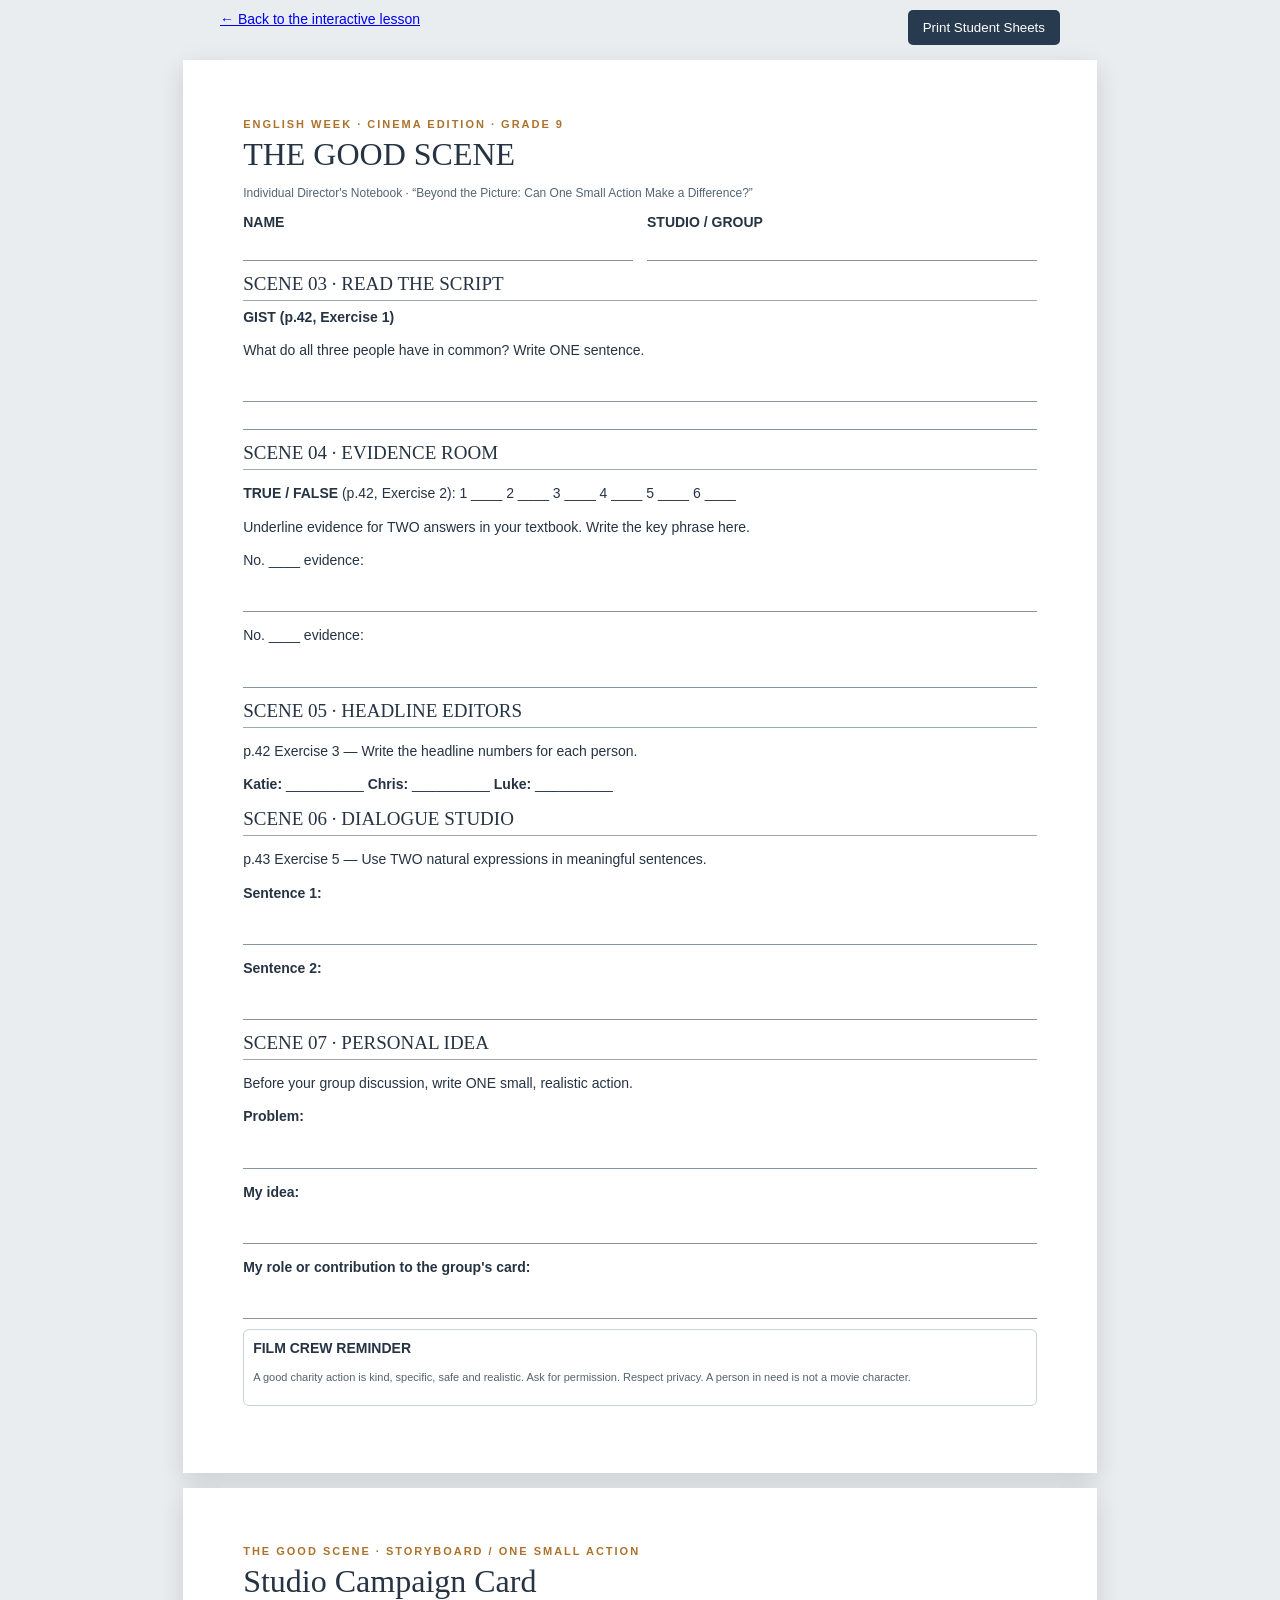
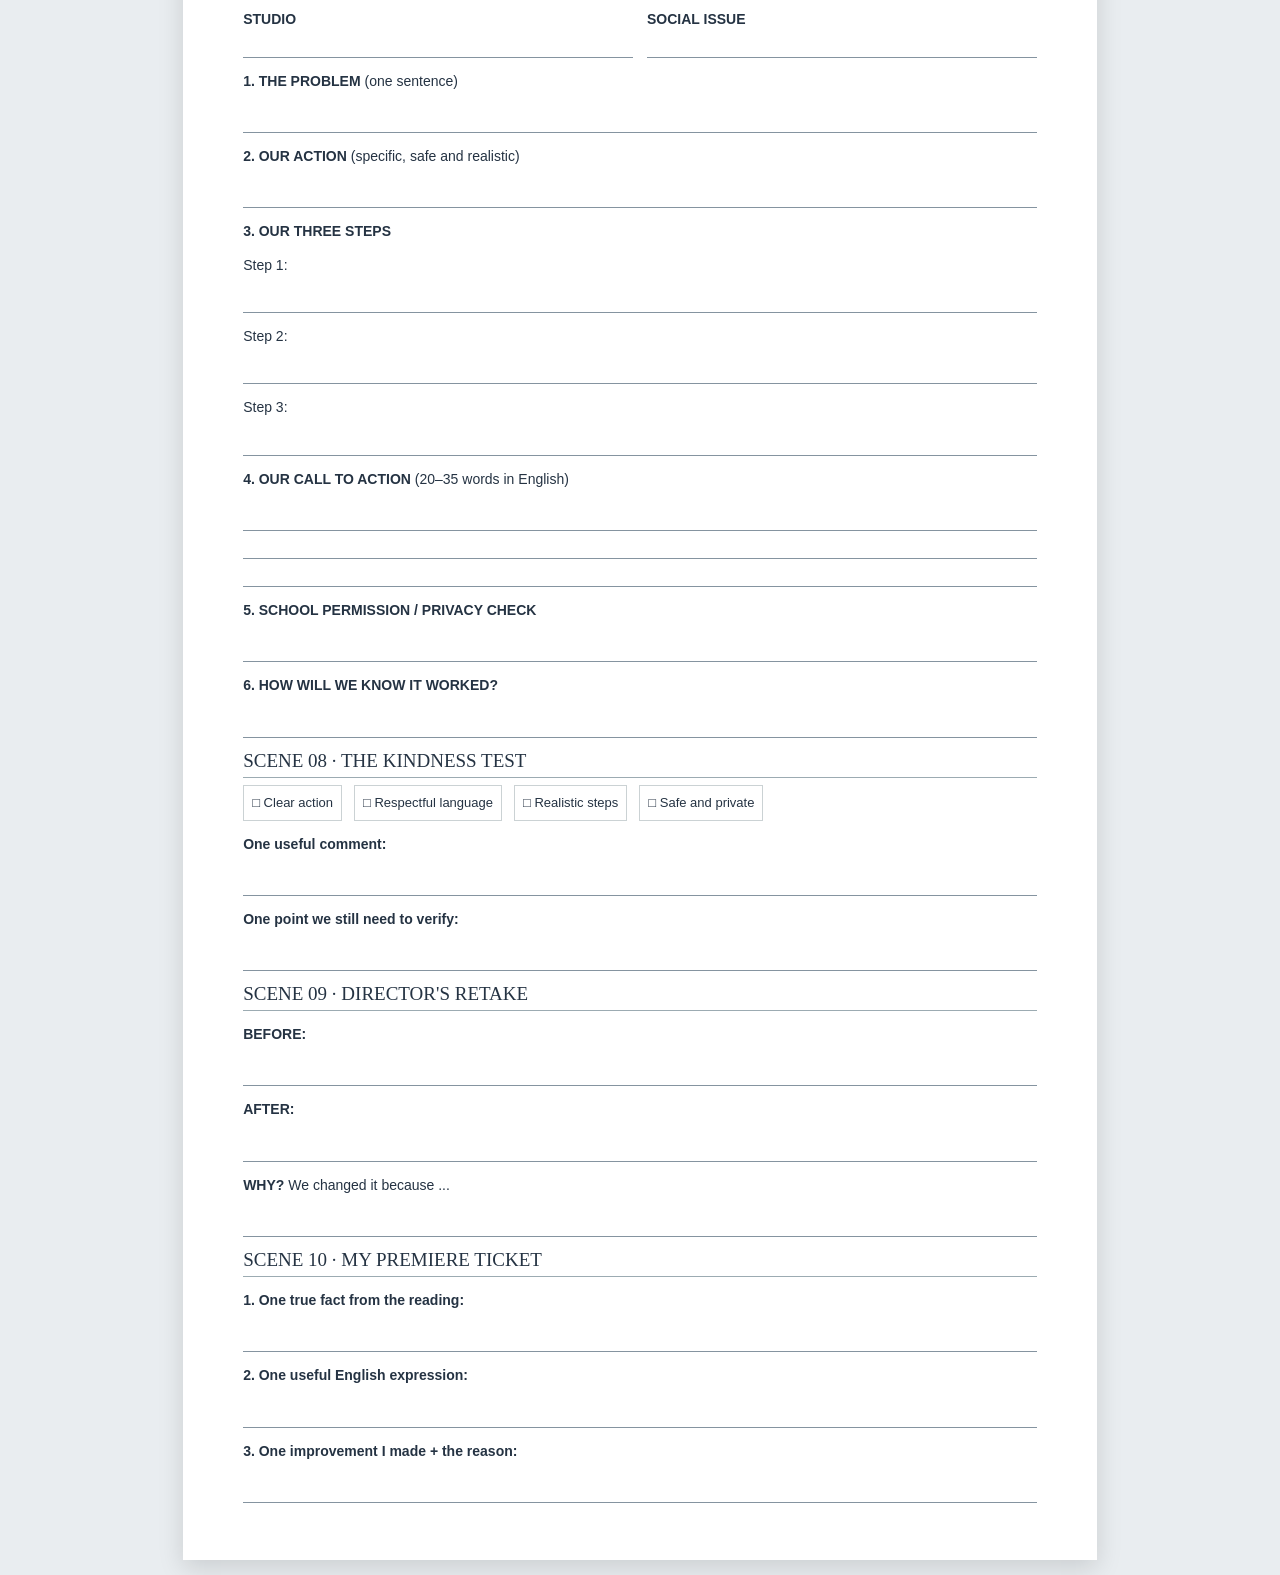
<file: student_worksheet.html>
<!doctype html><html lang="en"><head><meta charset="utf-8"><meta name="viewport" content="width=device-width,initial-scale=1"><title>Student Sheet · The Good Scene</title><style>body{font:14px/1.38 Arial,sans-serif;color:#253343;margin:0;background:#e9edf0}.toolbar{max-width:840px;margin:10px auto;display:flex;justify-content:space-between}.toolbar button{padding:10px 15px;border:0;border-radius:5px;background:#283b4e;color:white;cursor:pointer}.paper{width:210mm;min-height:297mm;margin:15px auto;background:white;box-shadow:0 8px 24px #0002;padding:15mm 16mm}h1{font:normal 32px Georgia,serif;margin:4px 0}h2{font:normal 19px Georgia,serif;margin:12px 0 7px;border-bottom:1px solid #9cabb2;padding-bottom:5px}.tag{font-size:11px;letter-spacing:2px;font-weight:bold;color:#ac722c}.desc{font-size:12px;color:#536574}.row{display:flex;gap:14px;margin:10px 0}.row>div{flex:1}.line{border-bottom:1px solid #8594a0;height:27px}.line.small{height:23px}.line.tall{height:48px}.box{border:1px solid #c8d2d6;padding:9px;margin:10px 0;border-radius:6px}.two{display:grid;grid-template-columns:1fr 1fr;gap:10px}.checks{display:flex;gap:12px;flex-wrap:wrap;font-size:13px}.checks span{border:1px solid #cbd2d4;padding:8px}.tiny{font-size:11px;color:#53636e}.star{color:#b17e40}.pagebreak{page-break-before:always}@page{size:A4;margin:0}@media print{body{background:white}.toolbar{display:none}.paper{margin:0;box-shadow:none;width:210mm;height:297mm;page-break-after:always}.paper:last-child{page-break-after:auto}}</style></head><body>
<div class="toolbar"><a href="index.html">← Back to the interactive lesson</a><button onclick="print()">Print Student Sheets</button></div>
<article class="paper"><div class="tag">ENGLISH WEEK · CINEMA EDITION · GRADE 9</div><h1>THE GOOD SCENE</h1><p class="desc">Individual Director's Notebook · “Beyond the Picture: Can One Small Action Make a Difference?”</p><div class="row"><div><strong>NAME</strong><div class="line"></div></div><div><strong>STUDIO / GROUP</strong><div class="line"></div></div></div>
<h2>SCENE 03 · READ THE SCRIPT</h2><strong>GIST (p.42, Exercise 1)</strong><p>What do all three people have in common? Write ONE sentence.</p><div class="line"></div><div class="line"></div>
<h2>SCENE 04 · EVIDENCE ROOM</h2><p><strong>TRUE / FALSE</strong> (p.42, Exercise 2): 1 ____ 2 ____ 3 ____ 4 ____ 5 ____ 6 ____</p><p>Underline evidence for TWO answers in your textbook. Write the key phrase here.</p><p>No. ____ evidence:</p><div class="line"></div><p>No. ____ evidence:</p><div class="line"></div>
<h2>SCENE 05 · HEADLINE EDITORS</h2><p>p.42 Exercise 3 — Write the headline numbers for each person.</p><p><strong>Katie:</strong> __________ <strong>Chris:</strong> __________ <strong>Luke:</strong> __________</p>
<h2>SCENE 06 · DIALOGUE STUDIO</h2><p>p.43 Exercise 5 — Use TWO natural expressions in meaningful sentences.</p><p><strong>Sentence 1:</strong></p><div class="line"></div><p><strong>Sentence 2:</strong></p><div class="line"></div>
<h2>SCENE 07 · PERSONAL IDEA</h2><p>Before your group discussion, write ONE small, realistic action.</p><p><strong>Problem:</strong></p><div class="line"></div><p><strong>My idea:</strong></p><div class="line"></div><p><strong>My role or contribution to the group's card:</strong></p><div class="line"></div>
<div class="box"><strong>FILM CREW REMINDER</strong><p class="tiny">A good charity action is kind, specific, safe and realistic. Ask for permission. Respect privacy. A person in need is not a movie character.</p></div></article>
<article class="paper"><div class="tag">THE GOOD SCENE · STORYBOARD / ONE SMALL ACTION</div><h1>Studio Campaign Card</h1><div class="row"><div><strong>STUDIO</strong><div class="line"></div></div><div><strong>SOCIAL ISSUE</strong><div class="line"></div></div></div><p><strong>1. THE PROBLEM</strong> (one sentence)</p><div class="line"></div><p><strong>2. OUR ACTION</strong> (specific, safe and realistic)</p><div class="line"></div><p><strong>3. OUR THREE STEPS</strong></p><p>Step 1:</p><div class="line small"></div><p>Step 2:</p><div class="line small"></div><p>Step 3:</p><div class="line small"></div><p><strong>4. OUR CALL TO ACTION</strong> (20–35 words in English)</p><div class="line"></div><div class="line"></div><div class="line"></div><p><strong>5. SCHOOL PERMISSION / PRIVACY CHECK</strong></p><div class="line"></div><p><strong>6. HOW WILL WE KNOW IT WORKED?</strong></p><div class="line"></div>
<h2>SCENE 08 · THE KINDNESS TEST</h2><div class="checks"><span>□ Clear action</span><span>□ Respectful language</span><span>□ Realistic steps</span><span>□ Safe and private</span></div><p><strong>One useful comment:</strong></p><div class="line"></div><p><strong>One point we still need to verify:</strong></p><div class="line"></div>
<h2>SCENE 09 · DIRECTOR'S RETAKE</h2><p><strong>BEFORE:</strong></p><div class="line"></div><p><strong>AFTER:</strong></p><div class="line"></div><p><strong>WHY?</strong> We changed it because ...</p><div class="line"></div>
<h2>SCENE 10 · MY PREMIERE TICKET</h2><p><strong>1. One true fact from the reading:</strong></p><div class="line"></div><p><strong>2. One useful English expression:</strong></p><div class="line"></div><p><strong>3. One improvement I made + the reason:</strong></p><div class="line"></div>
</article></body></html>
</file>
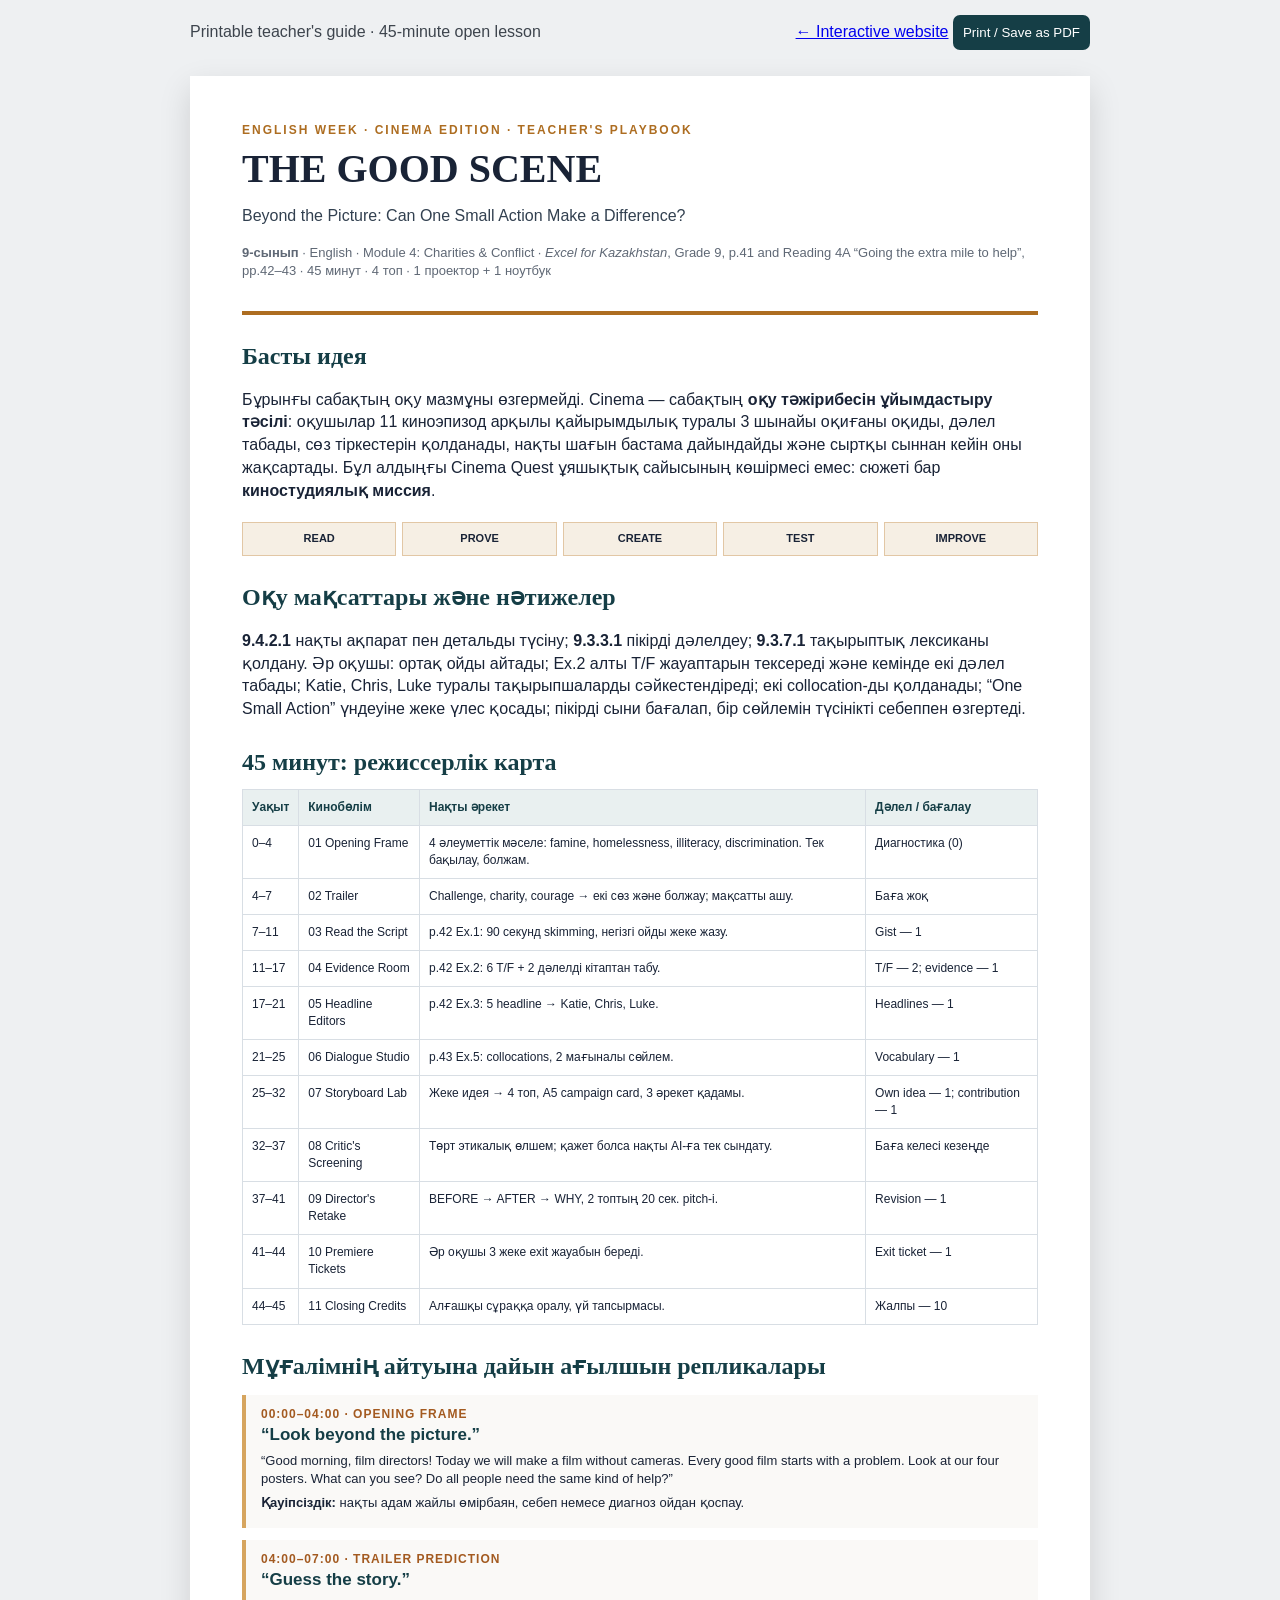
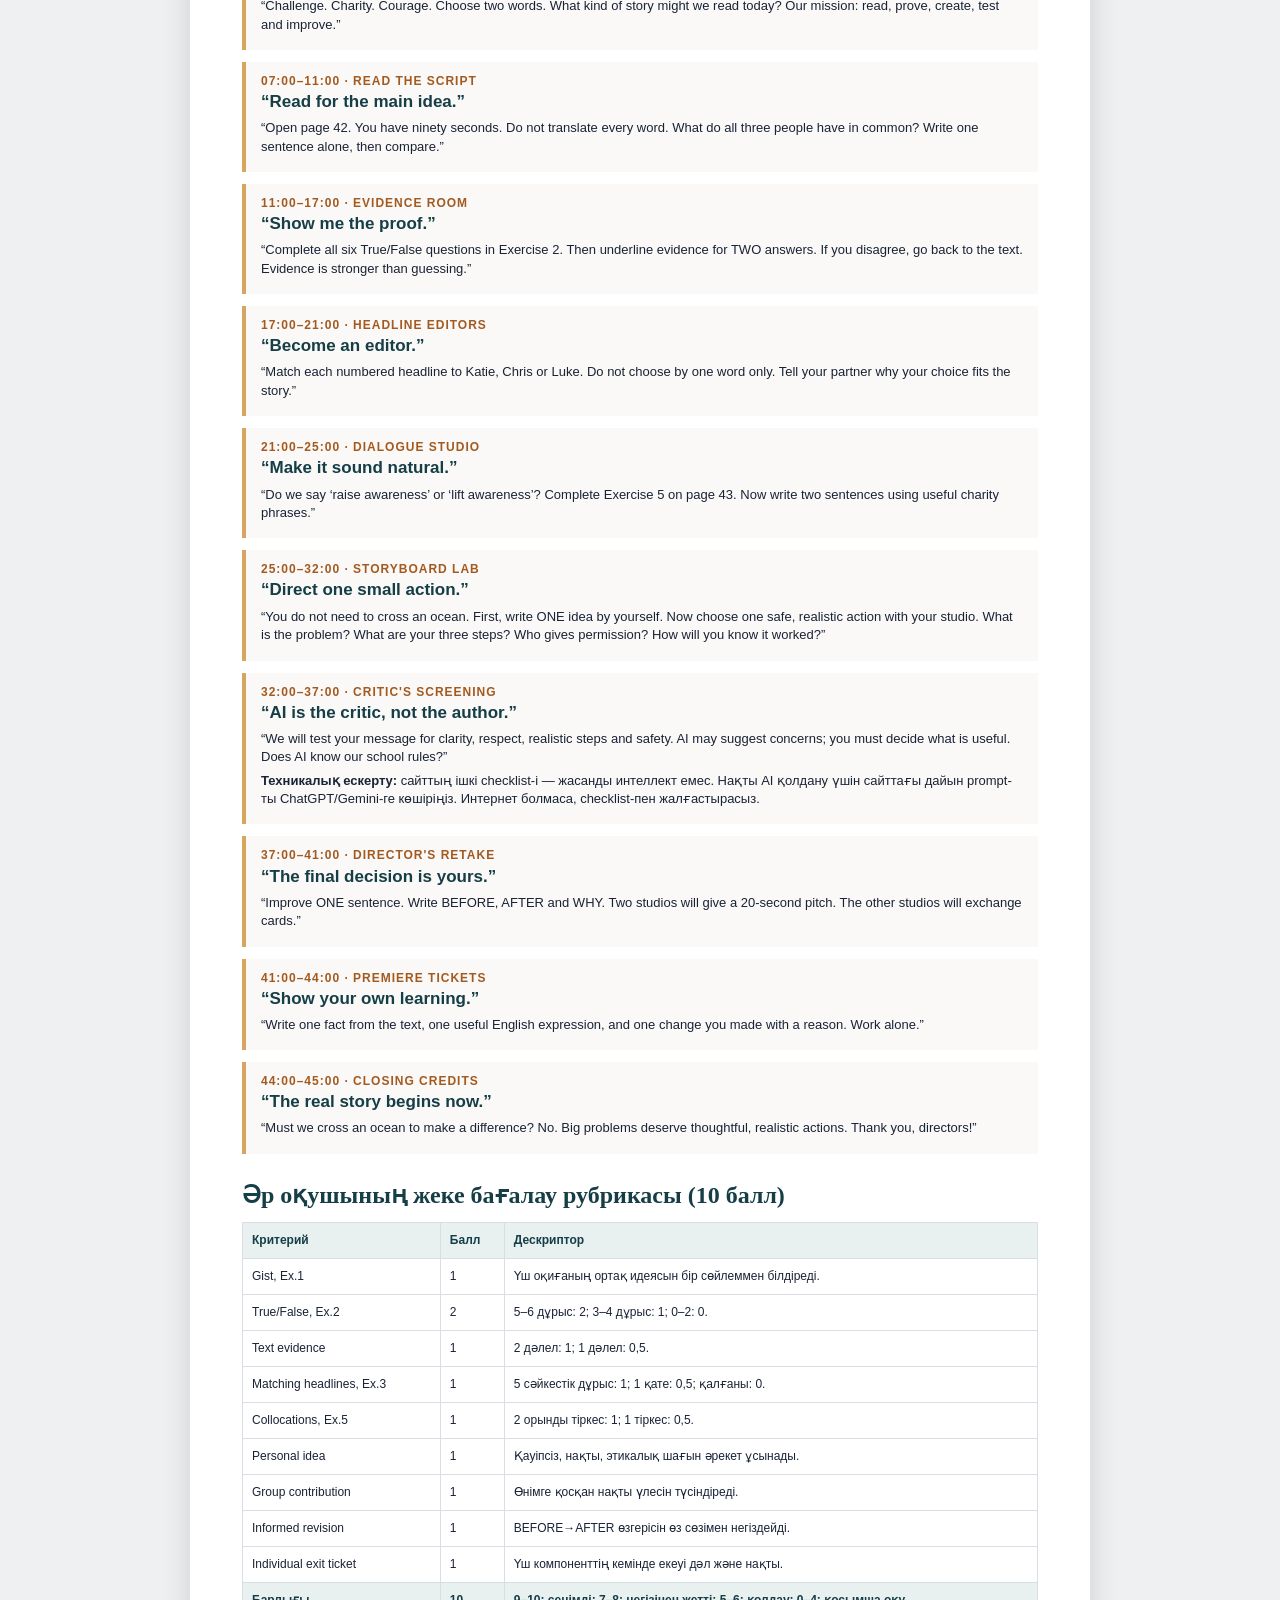
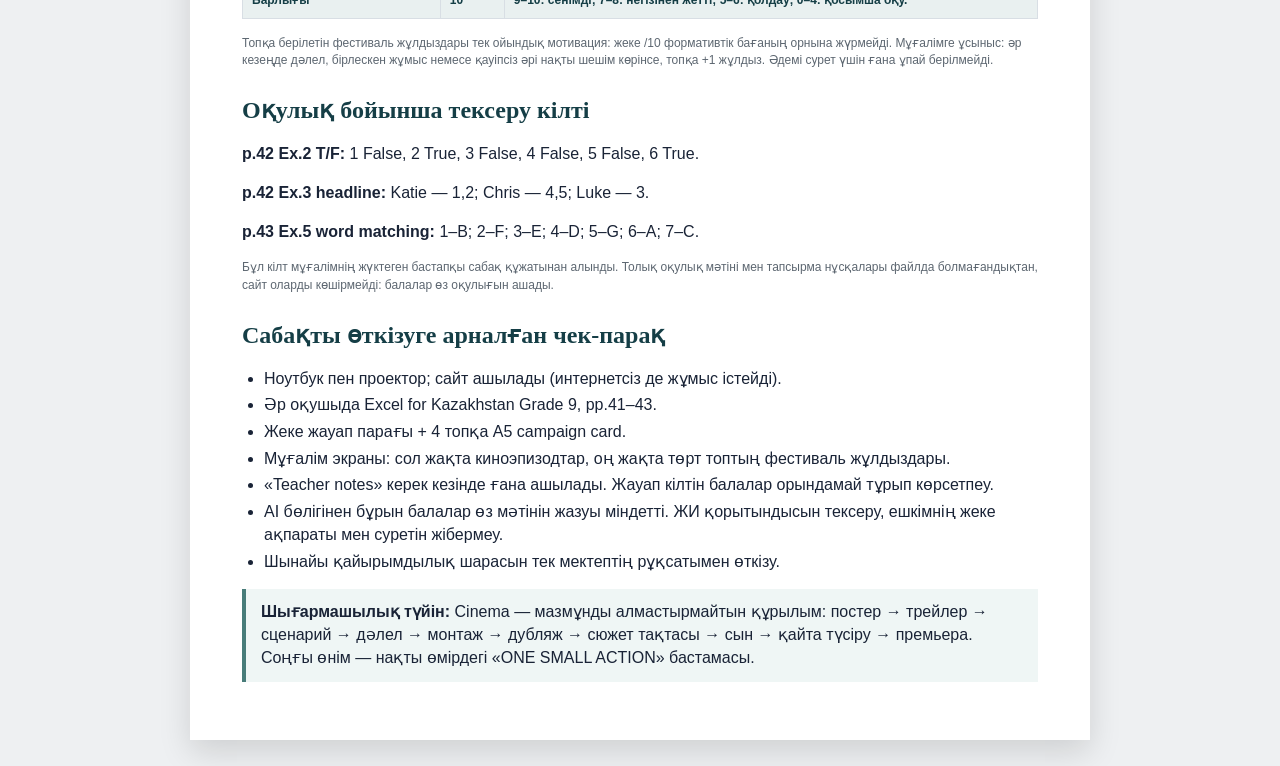
<file: teacher_guide.html>
<!doctype html><html lang="kk"><head><meta charset="utf-8"><meta name="viewport" content="width=device-width,initial-scale=1"><title>Teacher's Playbook · The Good Scene</title><style>
:root{--ink:#192336;--blue:#153e46;--gold:#ad6d21;--line:#d8dee4}*{box-sizing:border-box}body{font-family:"Segoe UI",Arial,sans-serif;color:var(--ink);background:#eef0f2;margin:0;line-height:1.42}.page{max-width:900px;margin:26px auto;background:white;box-shadow:0 12px 30px #0002;padding:46px 52px}.top{border-bottom:4px solid var(--gold);padding-bottom:17px}.kicker{font-weight:800;color:var(--gold);letter-spacing:2px;font-size:12px}h1{font-family:Georgia,serif;font-size:40px;line-height:1;margin:10px 0}h2{font-family:Georgia,serif;margin:24px 0 10px;color:var(--blue)}h3{margin:0;color:var(--blue);font-size:17px}.meta{color:#5f6875;font-size:13px}.lead{font-size:16px;color:#324050}.flow{display:flex;justify-content:space-between;gap:6px;margin-top:20px}.flow span{background:#f6efe4;border:1px solid #e2c7a5;padding:8px 5px;font-size:11px;text-align:center;flex:1;font-weight:800}table{width:100%;border-collapse:collapse;margin:10px 0 16px;font-size:12px}th,td{border:1px solid var(--line);padding:9px;vertical-align:top}th{background:#e9f0f0;text-align:left;color:var(--blue)}.scene{border-left:4px solid #d6a55f;padding:11px 15px;margin:12px 0;background:#faf9f7;break-inside:avoid}.scene p{margin:5px 0;font-size:13px}.time{color:#a35a20;font-weight:800;font-size:12px;letter-spacing:1px}.small{font-size:12px;color:#5d6771}.alert{background:#eff6f5;border-left:4px solid #487c79;padding:12px 15px;margin:12px 0}.button{display:inline-block;text-decoration:none;background:var(--blue);color:white;padding:10px 14px;border-radius:6px;margin:10px 8px 0 0}.printbar{display:flex;align-items:center;justify-content:space-between;max-width:900px;margin:15px auto;color:#3d444d}.printbar button{background:#153e46;color:white;padding:10px;border:0;cursor:pointer;border-radius:7px}ul{padding-left:22px}li{margin:4px 0}@media print{body{background:white}.page{box-shadow:none;margin:0;max-width:none;padding:15mm 16mm}.printbar{display:none}.scene{page-break-inside:avoid}h2{page-break-after:avoid}}@page{size:A4;margin:8mm}</style></head><body>
<div class="printbar"><span>Printable teacher's guide · 45-minute open lesson</span><div><a href="index.html">← Interactive website</a> <button onclick="print()">Print / Save as PDF</button></div></div>
<article class="page"><header class="top"><div class="kicker">ENGLISH WEEK · CINEMA EDITION · TEACHER'S PLAYBOOK</div><h1>THE GOOD SCENE</h1><p class="lead">Beyond the Picture: Can One Small Action Make a Difference?</p><p class="meta"><strong>9-сынып</strong> · English · Module 4: Charities & Conflict · <em>Excel for Kazakhstan</em>, Grade 9, p.41 and Reading 4A “Going the extra mile to help”, pp.42–43 · 45 минут · 4 топ · 1 проектор + 1 ноутбук</p></header>
<h2>Басты идея</h2><p>Бұрынғы сабақтың оқу мазмұны өзгермейді. Cinema — сабақтың <strong>оқу тәжірибесін ұйымдастыру тәсілі</strong>: оқушылар 11 киноэпизод арқылы қайырымдылық туралы 3 шынайы оқиғаны оқиды, дәлел табады, сөз тіркестерін қолданады, нақты шағын бастама дайындайды және сыртқы сыннан кейін оны жақсартады. Бұл алдыңғы Cinema Quest ұяшықтық сайысының көшірмесі емес: сюжеті бар <strong>киностудиялық миссия</strong>.</p>
<div class="flow"><span>READ</span><span>PROVE</span><span>CREATE</span><span>TEST</span><span>IMPROVE</span></div>
<h2>Оқу мақсаттары және нәтижелер</h2><p><strong>9.4.2.1</strong> нақты ақпарат пен детальды түсіну; <strong>9.3.3.1</strong> пікірді дәлелдеу; <strong>9.3.7.1</strong> тақырыптық лексиканы қолдану. Әр оқушы: ортақ ойды айтады; Ex.2 алты T/F жауаптарын тексереді және кемінде екі дәлел табады; Katie, Chris, Luke туралы тақырыпшаларды сәйкестендіреді; екі collocation-ды қолданады; “One Small Action” үндеуіне жеке үлес қосады; пікірді сыни бағалап, бір сөйлемін түсінікті себеппен өзгертеді.</p>
<h2>45 минут: режиссерлік карта</h2>
<table><thead><tr><th>Уақыт</th><th>Кинобөлім</th><th>Нақты әрекет</th><th>Дәлел / бағалау</th></tr></thead><tbody>
<tr><td>0–4</td><td>01 Opening Frame</td><td>4 әлеуметтік мәселе: famine, homelessness, illiteracy, discrimination. Тек бақылау, болжам.</td><td>Диагностика (0)</td></tr>
<tr><td>4–7</td><td>02 Trailer</td><td>Challenge, charity, courage → екі сөз және болжау; мақсатты ашу.</td><td>Баға жоқ</td></tr>
<tr><td>7–11</td><td>03 Read the Script</td><td>p.42 Ex.1: 90 секунд skimming, негізгі ойды жеке жазу.</td><td>Gist — 1</td></tr>
<tr><td>11–17</td><td>04 Evidence Room</td><td>p.42 Ex.2: 6 T/F + 2 дәлелді кітаптан табу.</td><td>T/F — 2; evidence — 1</td></tr>
<tr><td>17–21</td><td>05 Headline Editors</td><td>p.42 Ex.3: 5 headline → Katie, Chris, Luke.</td><td>Headlines — 1</td></tr>
<tr><td>21–25</td><td>06 Dialogue Studio</td><td>p.43 Ex.5: collocations, 2 мағыналы сөйлем.</td><td>Vocabulary — 1</td></tr>
<tr><td>25–32</td><td>07 Storyboard Lab</td><td>Жеке идея → 4 топ, A5 campaign card, 3 әрекет қадамы.</td><td>Own idea — 1; contribution — 1</td></tr>
<tr><td>32–37</td><td>08 Critic's Screening</td><td>Төрт этикалық өлшем; қажет болса нақты AI-ға тек сындату.</td><td>Баға келесі кезеңде</td></tr>
<tr><td>37–41</td><td>09 Director's Retake</td><td>BEFORE → AFTER → WHY, 2 топтың 20 сек. pitch-і.</td><td>Revision — 1</td></tr>
<tr><td>41–44</td><td>10 Premiere Tickets</td><td>Әр оқушы 3 жеке exit жауабын береді.</td><td>Exit ticket — 1</td></tr>
<tr><td>44–45</td><td>11 Closing Credits</td><td>Алғашқы сұраққа оралу, үй тапсырмасы.</td><td>Жалпы — 10</td></tr>
</tbody></table>
<h2>Мұғалімнің айтуына дайын ағылшын репликалары</h2>
<div class="scene"><div class="time">00:00–04:00 · OPENING FRAME</div><h3>“Look beyond the picture.”</h3><p>“Good morning, film directors! Today we will make a film without cameras. Every good film starts with a problem. Look at our four posters. What can you see? Do all people need the same kind of help?”</p><p><strong>Қауіпсіздік:</strong> нақты адам жайлы өмірбаян, себеп немесе диагноз ойдан қоспау.</p></div>
<div class="scene"><div class="time">04:00–07:00 · TRAILER PREDICTION</div><h3>“Guess the story.”</h3><p>“Challenge. Charity. Courage. Choose two words. What kind of story might we read today? Our mission: read, prove, create, test and improve.”</p></div>
<div class="scene"><div class="time">07:00–11:00 · READ THE SCRIPT</div><h3>“Read for the main idea.”</h3><p>“Open page 42. You have ninety seconds. Do not translate every word. What do all three people have in common? Write one sentence alone, then compare.”</p></div>
<div class="scene"><div class="time">11:00–17:00 · EVIDENCE ROOM</div><h3>“Show me the proof.”</h3><p>“Complete all six True/False questions in Exercise 2. Then underline evidence for TWO answers. If you disagree, go back to the text. Evidence is stronger than guessing.”</p></div>
<div class="scene"><div class="time">17:00–21:00 · HEADLINE EDITORS</div><h3>“Become an editor.”</h3><p>“Match each numbered headline to Katie, Chris or Luke. Do not choose by one word only. Tell your partner why your choice fits the story.”</p></div>
<div class="scene"><div class="time">21:00–25:00 · DIALOGUE STUDIO</div><h3>“Make it sound natural.”</h3><p>“Do we say ‘raise awareness’ or ‘lift awareness’? Complete Exercise 5 on page 43. Now write two sentences using useful charity phrases.”</p></div>
<div class="scene"><div class="time">25:00–32:00 · STORYBOARD LAB</div><h3>“Direct one small action.”</h3><p>“You do not need to cross an ocean. First, write ONE idea by yourself. Now choose one safe, realistic action with your studio. What is the problem? What are your three steps? Who gives permission? How will you know it worked?”</p></div>
<div class="scene"><div class="time">32:00–37:00 · CRITIC'S SCREENING</div><h3>“AI is the critic, not the author.”</h3><p>“We will test your message for clarity, respect, realistic steps and safety. AI may suggest concerns; you must decide what is useful. Does AI know our school rules?”</p><p><strong>Техникалық ескерту:</strong> сайттың ішкі checklist-і — жасанды интеллект емес. Нақты AI қолдану үшін сайттағы дайын prompt-ты ChatGPT/Gemini-ге көшіріңіз. Интернет болмаса, checklist-пен жалғастырасыз.</p></div>
<div class="scene"><div class="time">37:00–41:00 · DIRECTOR'S RETAKE</div><h3>“The final decision is yours.”</h3><p>“Improve ONE sentence. Write BEFORE, AFTER and WHY. Two studios will give a 20-second pitch. The other studios will exchange cards.”</p></div>
<div class="scene"><div class="time">41:00–44:00 · PREMIERE TICKETS</div><h3>“Show your own learning.”</h3><p>“Write one fact from the text, one useful English expression, and one change you made with a reason. Work alone.”</p></div>
<div class="scene"><div class="time">44:00–45:00 · CLOSING CREDITS</div><h3>“The real story begins now.”</h3><p>“Must we cross an ocean to make a difference? No. Big problems deserve thoughtful, realistic actions. Thank you, directors!”</p></div>
<h2>Әр оқушының жеке бағалау рубрикасы (10 балл)</h2>
<table><thead><tr><th>Критерий</th><th>Балл</th><th>Дескриптор</th></tr></thead><tbody>
<tr><td>Gist, Ex.1</td><td>1</td><td>Үш оқиғаның ортақ идеясын бір сөйлеммен білдіреді.</td></tr>
<tr><td>True/False, Ex.2</td><td>2</td><td>5–6 дұрыс: 2; 3–4 дұрыс: 1; 0–2: 0.</td></tr>
<tr><td>Text evidence</td><td>1</td><td>2 дәлел: 1; 1 дәлел: 0,5.</td></tr>
<tr><td>Matching headlines, Ex.3</td><td>1</td><td>5 сәйкестік дұрыс: 1; 1 қате: 0,5; қалғаны: 0.</td></tr>
<tr><td>Collocations, Ex.5</td><td>1</td><td>2 орынды тіркес: 1; 1 тіркес: 0,5.</td></tr>
<tr><td>Personal idea</td><td>1</td><td>Қауіпсіз, нақты, этикалық шағын әрекет ұсынады.</td></tr>
<tr><td>Group contribution</td><td>1</td><td>Өнімге қосқан нақты үлесін түсіндіреді.</td></tr>
<tr><td>Informed revision</td><td>1</td><td>BEFORE→AFTER өзгерісін өз сөзімен негіздейді.</td></tr>
<tr><td>Individual exit ticket</td><td>1</td><td>Үш компоненттің кемінде екеуі дәл және нақты.</td></tr>
<tr><th>Барлығы</th><th>10</th><th>9–10: сенімді; 7–8: негізінен жетті; 5–6: қолдау; 0–4: қосымша оқу.</th></tr>
</tbody></table>
<p class="small">Топқа берілетін фестиваль жұлдыздары тек ойындық мотивация: жеке /10 формативтік бағаның орнына жүрмейді. Мұғалімге ұсыныс: әр кезеңде дәлел, бірлескен жұмыс немесе қауіпсіз әрі нақты шешім көрінсе, топқа +1 жұлдыз. Әдемі сурет үшін ғана ұпай берілмейді.</p>
<h2>Оқулық бойынша тексеру кілті</h2><p><strong>p.42 Ex.2 T/F:</strong> 1 False, 2 True, 3 False, 4 False, 5 False, 6 True.</p><p><strong>p.42 Ex.3 headline:</strong> Katie — 1,2; Chris — 4,5; Luke — 3.</p><p><strong>p.43 Ex.5 word matching:</strong> 1–B; 2–F; 3–E; 4–D; 5–G; 6–A; 7–C.</p><p class="small">Бұл кілт мұғалімнің жүктеген бастапқы сабақ құжатынан алынды. Толық оқулық мәтіні мен тапсырма нұсқалары файлда болмағандықтан, сайт оларды көшірмейді: балалар өз оқулығын ашады.</p>
<h2>Сабақты өткізуге арналған чек-парақ</h2><ul><li>Ноутбук пен проектор; сайт ашылады (интернетсіз де жұмыс істейді).</li><li>Әр оқушыда Excel for Kazakhstan Grade 9, pp.41–43.</li><li>Жеке жауап парағы + 4 топқа A5 campaign card.</li><li>Мұғалім экраны: сол жақта киноэпизодтар, оң жақта төрт топтың фестиваль жұлдыздары.</li><li>«Teacher notes» керек кезінде ғана ашылады. Жауап кілтін балалар орындамай тұрып көрсетпеу.</li><li>AI бөлігінен бұрын балалар өз мәтінін жазуы міндетті. ЖИ қорытындысын тексеру, ешкімнің жеке ақпараты мен суретін жібермеу.</li><li>Шынайы қайырымдылық шарасын тек мектептің рұқсатымен өткізу.</li></ul>
<div class="alert"><strong>Шығармашылық түйін:</strong> Cinema — мазмұнды алмастырмайтын құрылым: постер → трейлер → сценарий → дәлел → монтаж → дубляж → сюжет тақтасы → сын → қайта түсіру → премьера. Соңғы өнім — нақты өмірдегі «ONE SMALL ACTION» бастамасы.</div>
</article></body></html>
</file>
